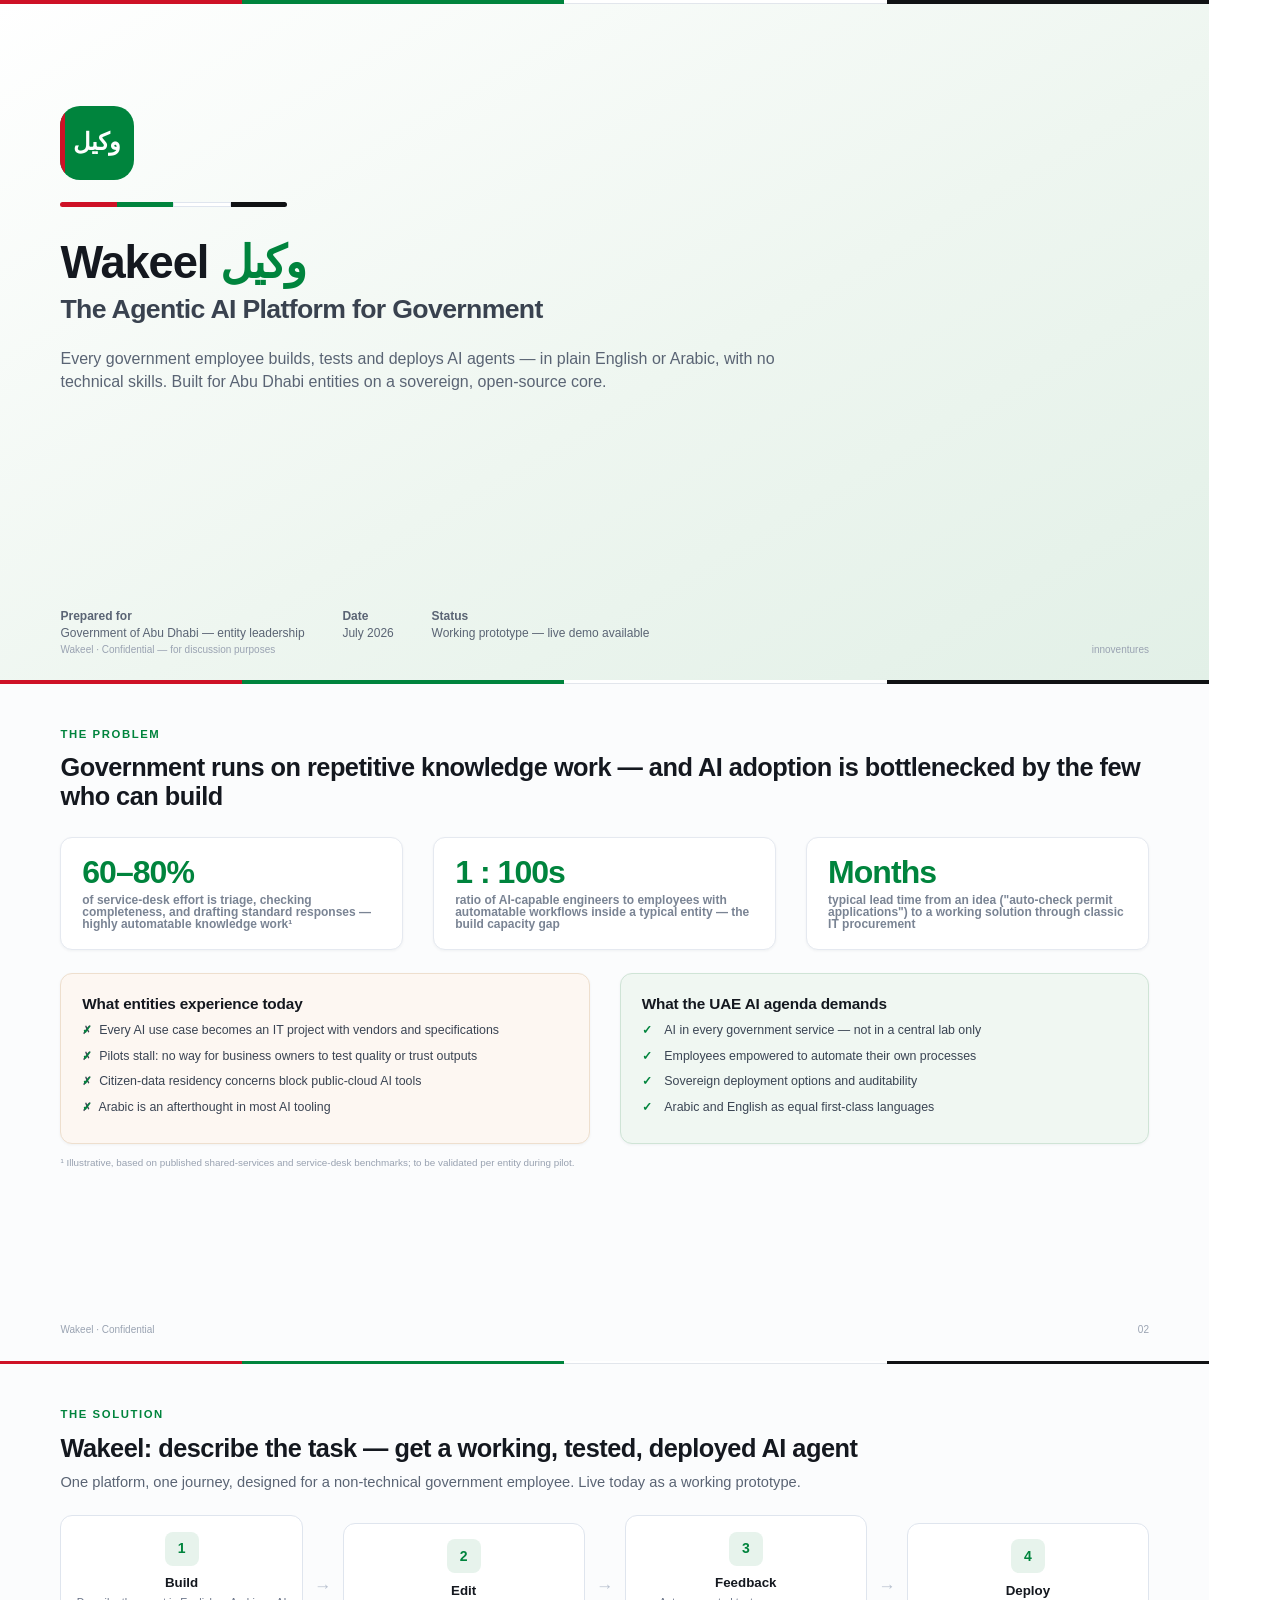
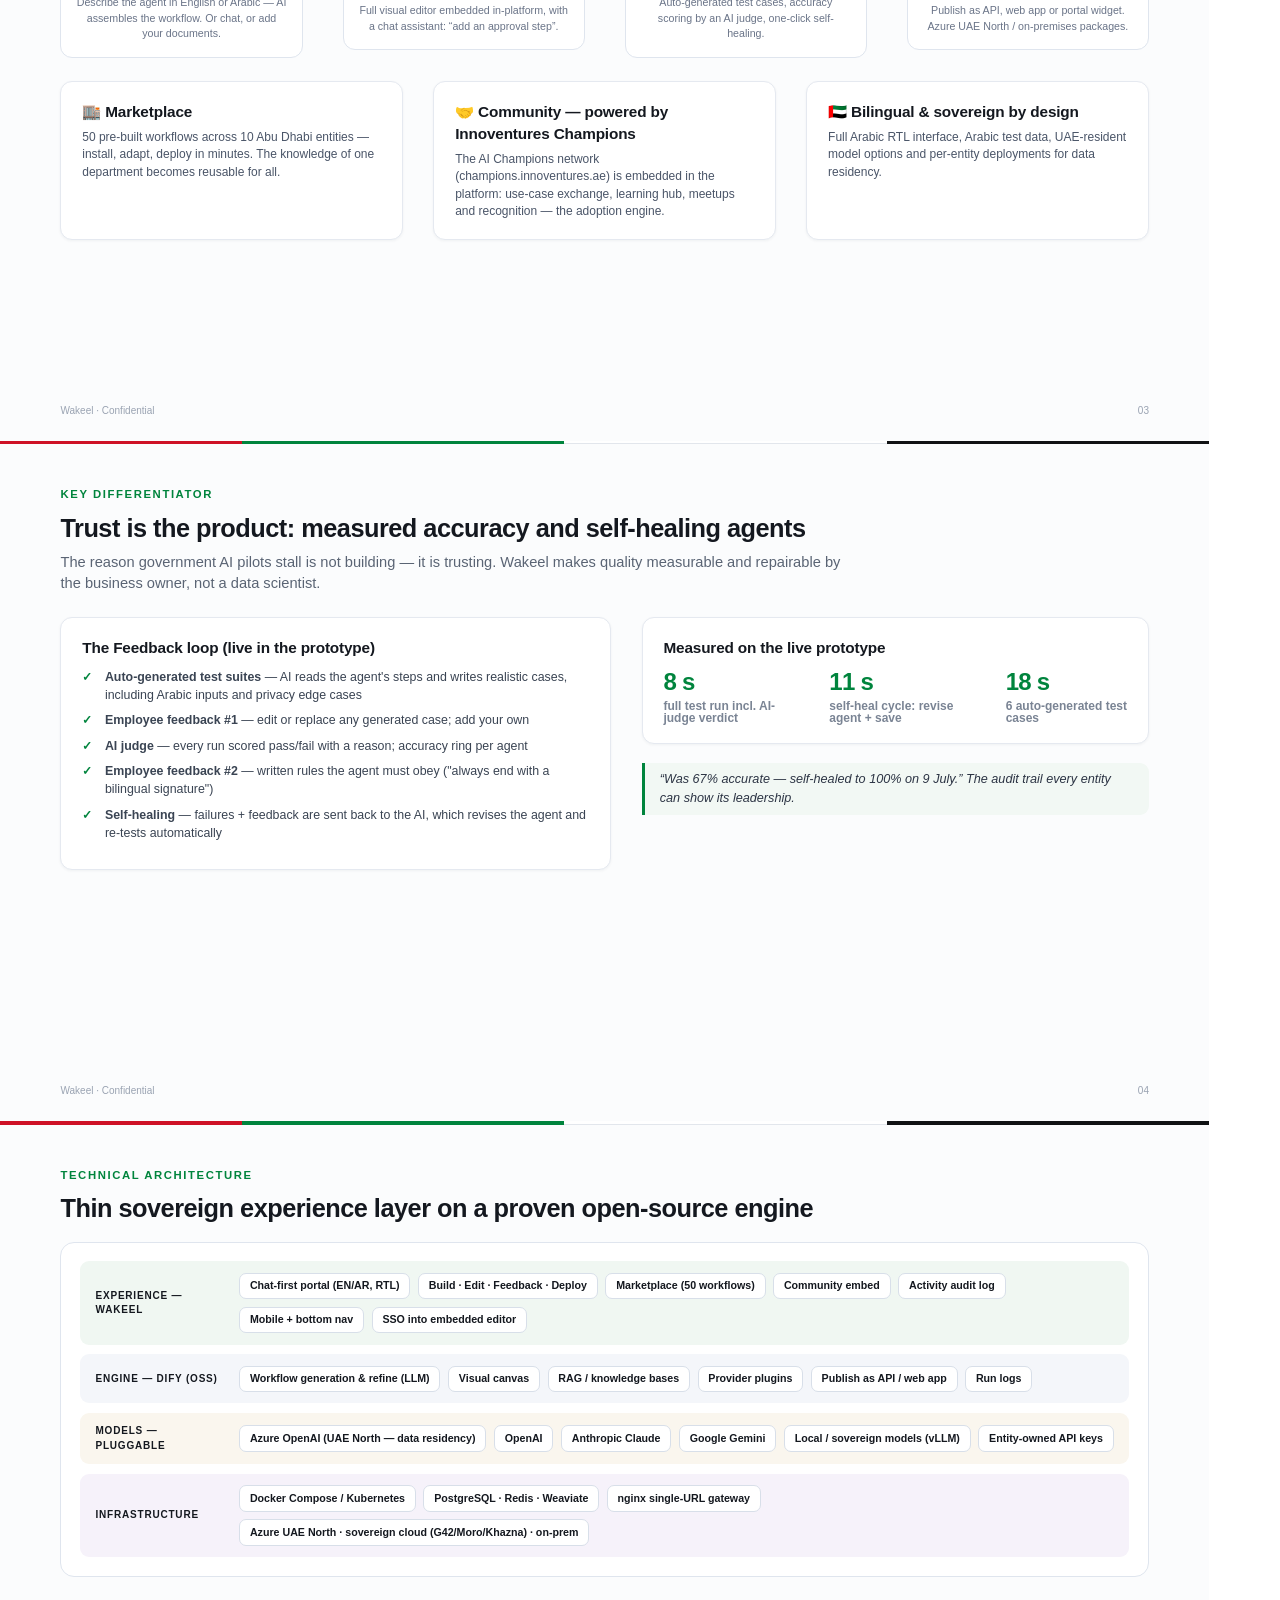
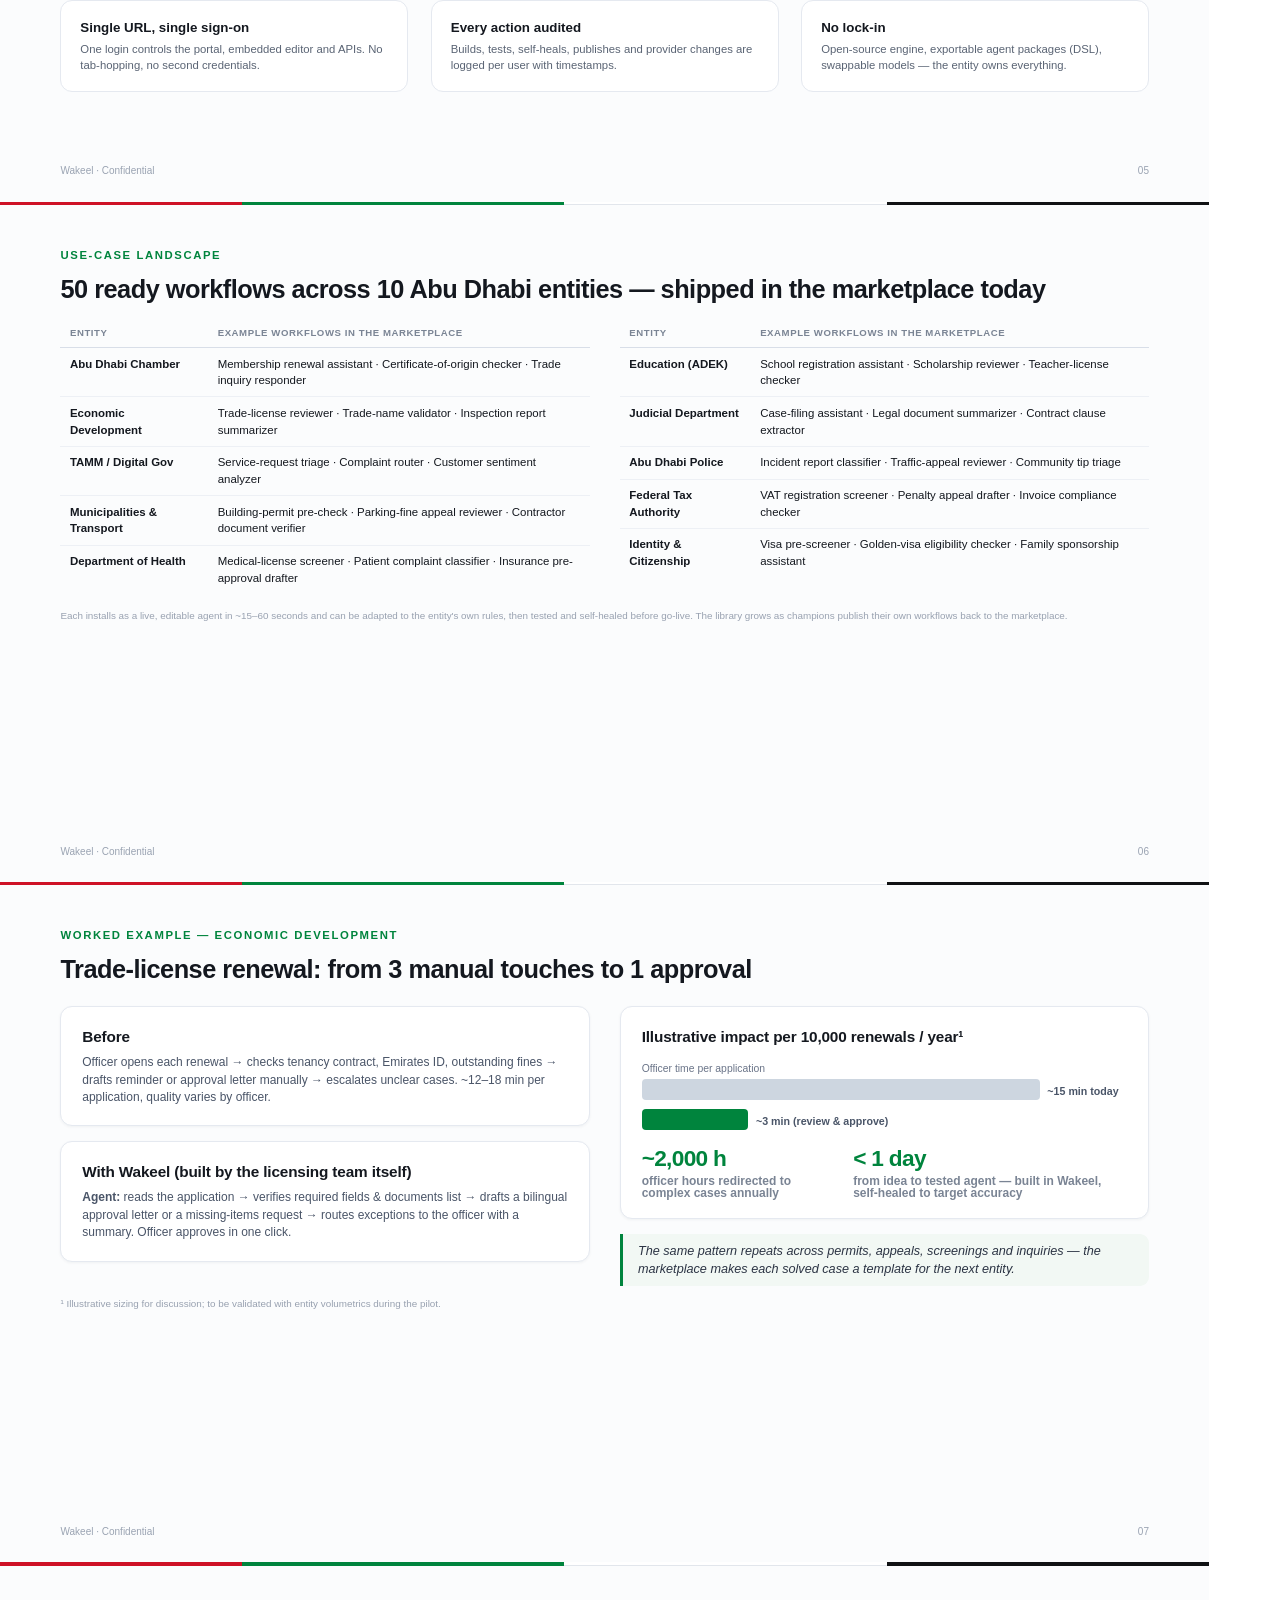
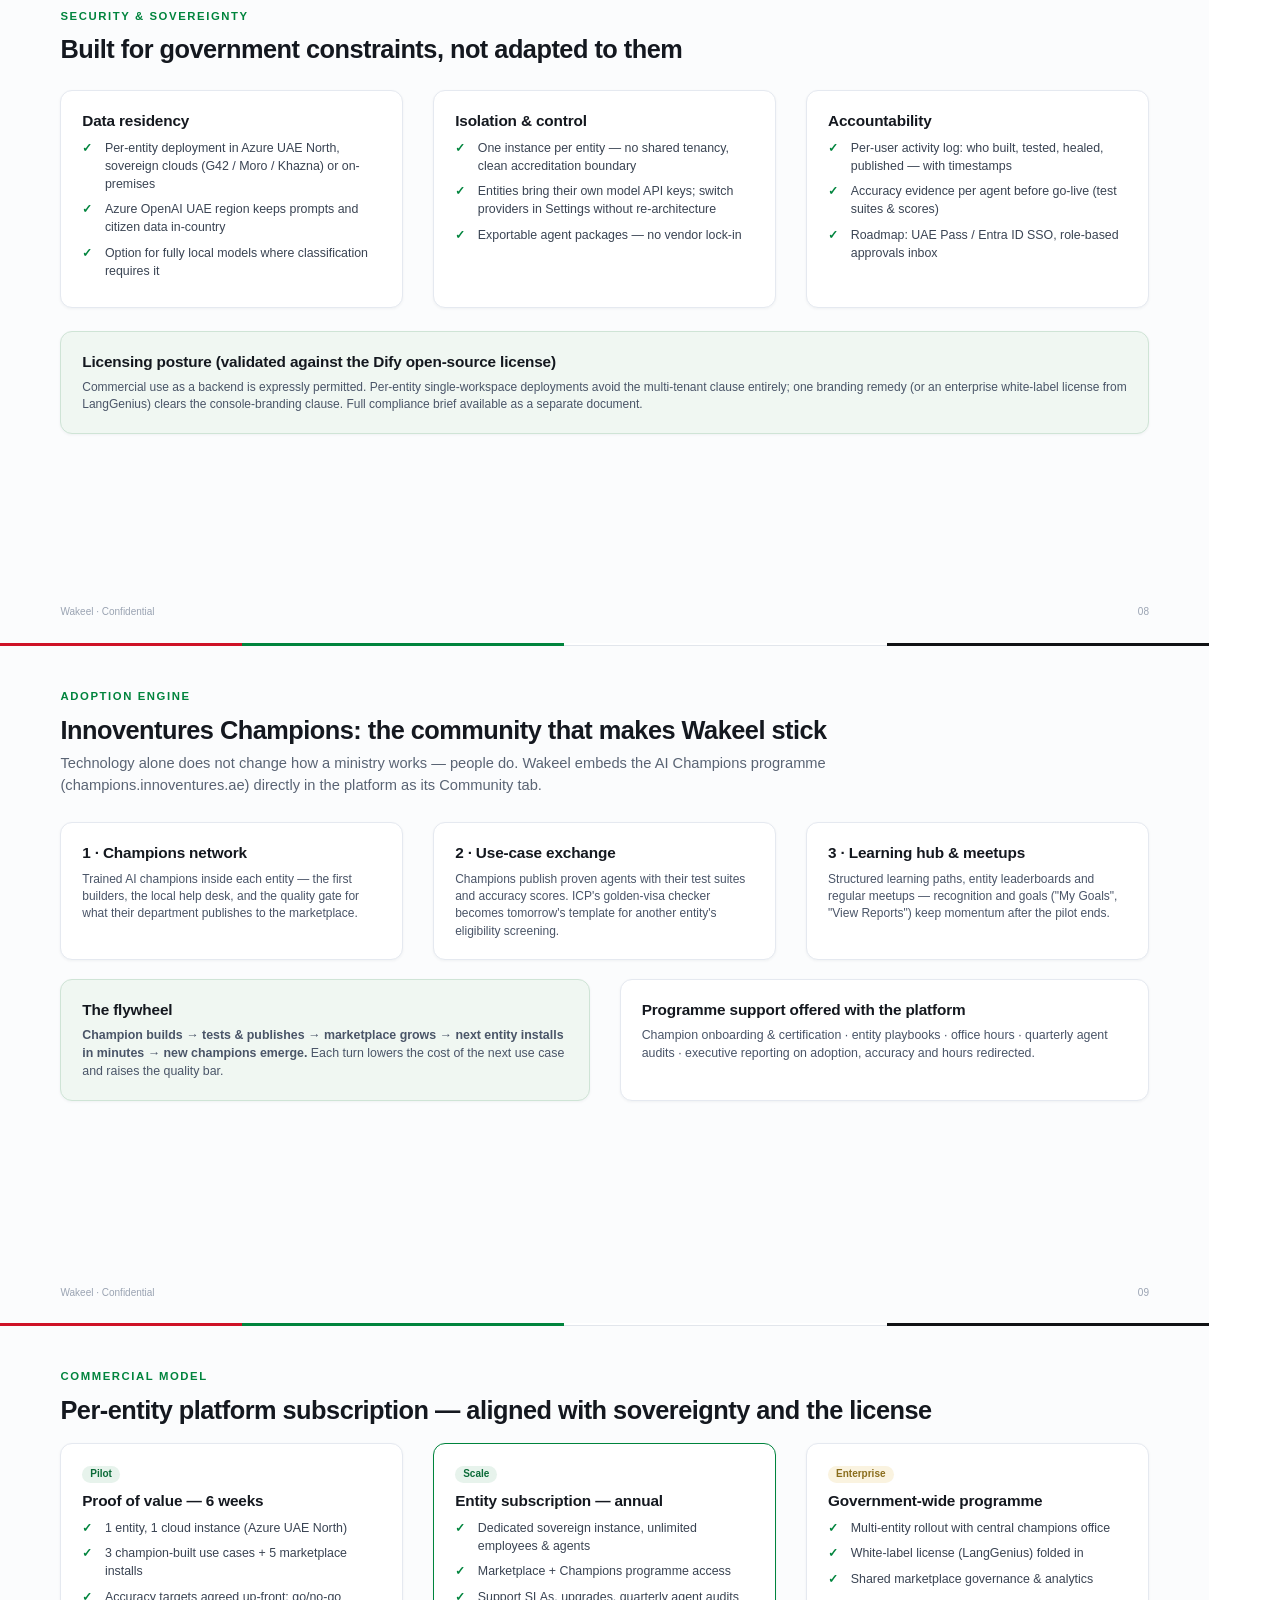
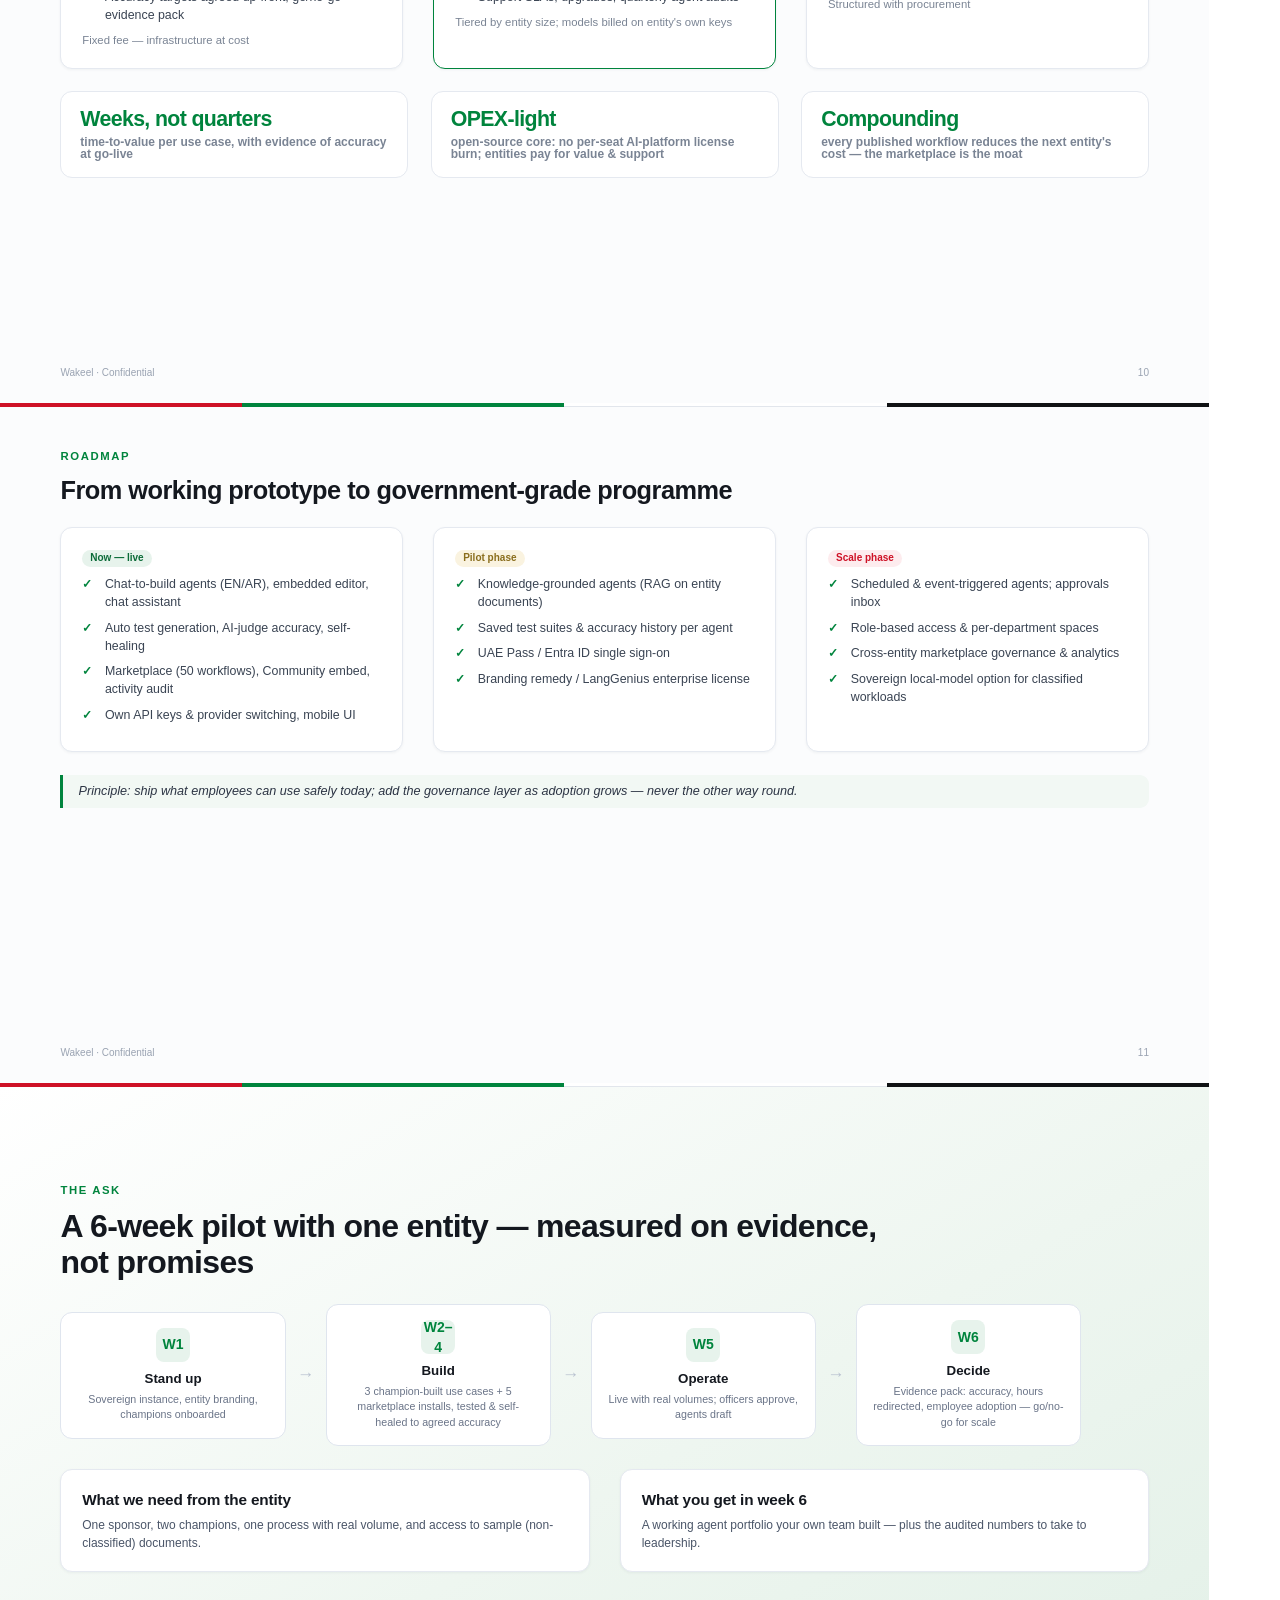
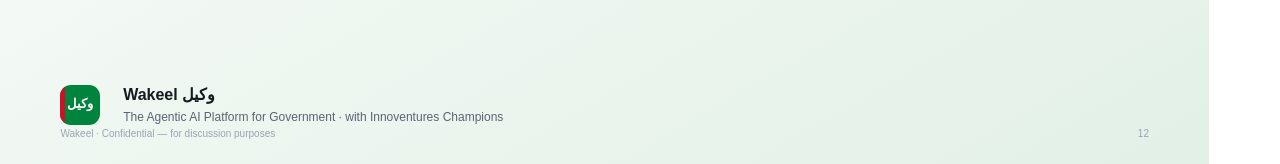
<file: wakeel/docs/wakeel-deck.html>
<!doctype html>
<html lang="en">
<head>
<meta charset="utf-8" />
<title>Wakeel — Pitch Deck</title>
<style>
  @page { size: 320mm 180mm; margin: 0; }
  * { box-sizing: border-box; margin: 0; }
  html, body { font-family: -apple-system, BlinkMacSystemFont, "SF Pro Text", "Segoe UI", Roboto, sans-serif;
    color: #14181f; font-size: 10pt; line-height: 1.45; -webkit-print-color-adjust: exact; }
  .slide { width: 320mm; height: 180mm; padding: 12mm 16mm 10mm; position: relative; overflow: hidden;
    page-break-after: always; background: #fbfcfd; }
  .slide:last-child { page-break-after: auto; }
  .flag { position: absolute; top: 0; left: 0; right: 0; height: 3.5px; display: flex; }
  .flag .r { width: 20%; background: #CE1126; } .flag .g { flex: 1; background: #00843D; }
  .flag .w { flex: 1; background: #fff; border-bottom: .4pt solid #e2e6ec; } .flag .b { flex: 1; background: #101214; }

  .kicker { font-size: 8.5pt; font-weight: 800; letter-spacing: .14em; text-transform: uppercase; color: #00843D; margin-bottom: 3mm; }
  h1 { font-size: 26pt; font-weight: 850; letter-spacing: -.025em; line-height: 1.1; }
  h2 { font-size: 19pt; font-weight: 830; letter-spacing: -.02em; line-height: 1.12; margin-bottom: 2.5mm; }
  .sub { color: #5a6474; font-size: 11pt; max-width: 210mm; }
  .foot { position: absolute; bottom: 6mm; left: 16mm; right: 16mm; display: flex; justify-content: space-between;
    font-size: 7.5pt; color: #9aa3b2; }
  .pgnum::after { counter-increment: page; }

  .mark { width: 40px; height: 40px; border-radius: 11px; background: #00843D; position: relative; overflow: hidden;
    display: inline-flex; align-items: center; justify-content: center; vertical-align: middle; }
  .mark::before { content: ""; position: absolute; left: 0; top: 0; bottom: 0; width: 5px; background: #CE1126; }
  .mark span { color: #fff; font-weight: 800; font-size: 13px; }

  .cols { display: flex; gap: 8mm; margin-top: 7mm; }
  .col { flex: 1; min-width: 0; }
  .card { background: #fff; border: .7pt solid #e5e9f0; border-radius: 12px; padding: 5mm 5.5mm;
    box-shadow: 0 1px 3px rgba(20,30,50,.05); }
  .card h3 { font-size: 11.5pt; font-weight: 780; margin-bottom: 1.6mm; letter-spacing: -.01em; }
  .card p { font-size: 9pt; color: #4a5568; }
  .num { font-size: 24pt; font-weight: 850; letter-spacing: -.03em; color: #00843D; line-height: 1; }
  .num small { font-size: 9pt; color: #7a8494; font-weight: 600; display: block; margin-top: 1.5mm; letter-spacing: 0; }
  .tag { display: inline-block; font-size: 7.5pt; font-weight: 750; border-radius: 20px; padding: 1px 8px; background: #e7f3ec; color: #0b6b38; }
  .tag.gold { background: #faf3e0; color: #8a6d1c; }
  .tag.red { background: #fdecee; color: #CE1126; }

  table { border-collapse: collapse; width: 100%; font-size: 8.6pt; }
  th { text-align: left; font-size: 7.2pt; letter-spacing: .06em; text-transform: uppercase; color: #7a8494;
    padding: 2mm 2.5mm; border-bottom: 1.1pt solid #d8dee8; }
  td { padding: 2mm 2.5mm; border-bottom: .5pt solid #edf0f5; vertical-align: top; }
  tr:last-child td { border-bottom: 0; }

  ul.tick { list-style: none; padding: 0; }
  ul.tick li { padding-left: 6mm; position: relative; margin-bottom: 2mm; font-size: 9.3pt; color: #3a4453; }
  ul.tick li::before { content: "✓"; position: absolute; left: 0; color: #00843D; font-weight: 800; }

  .pipeline { display: flex; align-items: center; gap: 3mm; margin: 6mm 0; }
  .pstep { flex: 1; background: #fff; border: .8pt solid #dfe5ee; border-radius: 12px; padding: 4mm; text-align: center; }
  .pstep .pi { width: 9mm; height: 9mm; margin: 0 auto 2mm; border-radius: 8px; background: #e7f3ec; color: #00843D;
    display: flex; align-items: center; justify-content: center; font-weight: 800; font-size: 10.5pt; }
  .pstep h4 { font-size: 10pt; font-weight: 780; }
  .pstep p { font-size: 8pt; color: #6a7488; margin-top: .8mm; }
  .arrow { color: #b9c2d0; font-size: 13pt; font-weight: 700; flex: none; }

  .arch { background: #fff; border: .8pt solid #dfe5ee; border-radius: 14px; padding: 5mm; margin-top: 5mm; }
  .layer { display: flex; align-items: center; gap: 4mm; padding: 3mm 4mm; border-radius: 9px; margin-bottom: 2.5mm; }
  .layer:last-child { margin-bottom: 0; }
  .layer .lt { font-size: 7.5pt; font-weight: 800; letter-spacing: .08em; text-transform: uppercase; width: 34mm; flex: none; }
  .chipset { display: flex; flex-wrap: wrap; gap: 2mm; }
  .chipx { font-size: 8pt; font-weight: 650; background: #fff; border: .6pt solid #d8dfe9; border-radius: 7px; padding: 1.2mm 2.6mm; }
  .l1 { background: #f0f7f2; } .l2 { background: #f4f6fa; } .l3 { background: #faf6ee; } .l4 { background: #f6f2fa; }

  .quotebar { border-left: 3px solid #00843D; padding: 2mm 4mm; background: #f2f8f4; border-radius: 0 9px 9px 0;
    font-size: 9.5pt; color: #2c3444; font-style: italic; }
  .footnote { font-size: 7.4pt; color: #98a1b0; margin-top: 3mm; }
  .split { display: flex; gap: 8mm; align-items: stretch; margin-top: 6mm; }
  .half { flex: 1; }
  .bignum-row { display: flex; gap: 6mm; margin-top: 6mm; }
  .bn { flex: 1; background: #fff; border: .7pt solid #e5e9f0; border-radius: 12px; padding: 4.5mm 5mm; }

  .title-slide { background: linear-gradient(150deg, #ffffff 0%, #eef6f0 55%, #e2f0e7 100%); display: flex; flex-direction: column; }
  .title-mark { width: 74px; height: 74px; border-radius: 20px; font-size: 24px; }
  .title-mark span { font-size: 24px; }
  .ministripe { display: flex; height: 5px; width: 60mm; border-radius: 3px; overflow: hidden; margin: 6mm 0 8mm; }
  .ministripe i { flex: 1; } .ministripe .r { background: #CE1126; } .ministripe .g { background: #00843D; }
  .ministripe .w { background: #fff; border: .4pt solid #dfe5ee; } .ministripe .b { background: #101214; }

  .bar { height: 5.5mm; border-radius: 4px; background: #00843D; margin-bottom: 1.4mm; position: relative; }
  .bar.gray { background: #cdd6e0; }
  .bar span { position: absolute; right: -2mm; transform: translateX(100%); top: 50%; margin-top: -6px; font-size: 8pt; font-weight: 700; color: #4a5568; white-space: nowrap; }
  .barlabel { font-size: 7.8pt; color: #6a7488; margin-bottom: .8mm; }
</style>
</head>
<body>

<!-- 1 · TITLE -->
<div class="slide title-slide">
  <div class="flag"><i class="r"></i><i class="g"></i><i class="w"></i><i class="b"></i></div>
  <div style="margin-top:16mm">
    <div class="mark title-mark"><span>وكيل</span></div>
    <div class="ministripe"><i class="r"></i><i class="g"></i><i class="w"></i><i class="b"></i></div>
    <h1 style="font-size:34pt">Wakeel <span style="color:#00843D">وكيل</span></h1>
    <h1 style="font-size:20pt;color:#39424f;font-weight:700;margin-top:2mm">The Agentic AI Platform for Government</h1>
    <p class="sub" style="margin-top:6mm;font-size:12pt;max-width:190mm">Every government employee builds, tests and deploys AI agents — in plain English or Arabic, with no technical skills. Built for Abu Dhabi entities on a sovereign, open-source core.</p>
  </div>
  <div style="margin-top:auto;display:flex;gap:10mm;font-size:9pt;color:#5a6474">
    <div><b>Prepared for</b><br/>Government of Abu Dhabi — entity leadership</div>
    <div><b>Date</b><br/>July 2026</div>
    <div><b>Status</b><br/>Working prototype — live demo available</div>
  </div>
  <div class="foot"><span>Wakeel · Confidential — for discussion purposes</span><span>innoventures</span></div>
</div>

<!-- 2 · PROBLEM -->
<div class="slide">
  <div class="flag"><i class="r"></i><i class="g"></i><i class="w"></i><i class="b"></i></div>
  <div class="kicker">The problem</div>
  <h2>Government runs on repetitive knowledge work — and AI adoption is bottlenecked by the few who can build</h2>
  <div class="cols">
    <div class="col card">
      <div class="num">60–80%<small>of service-desk effort is triage, checking completeness, and drafting standard responses — highly automatable knowledge work¹</small></div>
    </div>
    <div class="col card">
      <div class="num">1 : 100s<small>ratio of AI-capable engineers to employees with automatable workflows inside a typical entity — the build capacity gap</small></div>
    </div>
    <div class="col card">
      <div class="num">Months<small>typical lead time from an idea ("auto-check permit applications") to a working solution through classic IT procurement</small></div>
    </div>
  </div>
  <div class="split">
    <div class="half card" style="background:#fdf7f2;border-color:#eedfce">
      <h3>What entities experience today</h3>
      <ul class="tick" style="margin-top:2mm">
        <li style="padding-left:0">✗&nbsp; Every AI use case becomes an IT project with vendors and specifications</li>
        <li style="padding-left:0">✗&nbsp; Pilots stall: no way for business owners to test quality or trust outputs</li>
        <li style="padding-left:0">✗&nbsp; Citizen-data residency concerns block public-cloud AI tools</li>
        <li style="padding-left:0">✗&nbsp; Arabic is an afterthought in most AI tooling</li>
      </ul>
    </div>
    <div class="half card" style="background:#f0f7f2;border-color:#cfe4d6">
      <h3>What the UAE AI agenda demands</h3>
      <ul class="tick" style="margin-top:2mm">
        <li>AI in every government service — not in a central lab only</li>
        <li>Employees empowered to automate their own processes</li>
        <li>Sovereign deployment options and auditability</li>
        <li>Arabic and English as equal first-class languages</li>
      </ul>
    </div>
  </div>
  <div class="footnote">¹ Illustrative, based on published shared-services and service-desk benchmarks; to be validated per entity during pilot.</div>
  <div class="foot"><span>Wakeel · Confidential</span><span>02</span></div>
</div>

<!-- 3 · SOLUTION -->
<div class="slide">
  <div class="flag"><i class="r"></i><i class="g"></i><i class="w"></i><i class="b"></i></div>
  <div class="kicker">The solution</div>
  <h2>Wakeel: describe the task — get a working, tested, deployed AI agent</h2>
  <p class="sub">One platform, one journey, designed for a non-technical government employee. Live today as a working prototype.</p>
  <div class="pipeline">
    <div class="pstep"><div class="pi">1</div><h4>Build</h4><p>Describe the agent in English or Arabic — AI assembles the workflow. Or chat, or add your documents.</p></div>
    <div class="arrow">→</div>
    <div class="pstep"><div class="pi">2</div><h4>Edit</h4><p>Full visual editor embedded in-platform, with a chat assistant: “add an approval step”.</p></div>
    <div class="arrow">→</div>
    <div class="pstep"><div class="pi">3</div><h4>Feedback</h4><p>Auto-generated test cases, accuracy scoring by an AI judge, one-click self-healing.</p></div>
    <div class="arrow">→</div>
    <div class="pstep"><div class="pi">4</div><h4>Deploy</h4><p>Publish as API, web app or portal widget. Azure UAE North / on-premises packages.</p></div>
  </div>
  <div class="cols" style="margin-top:4mm">
    <div class="col card">
      <h3>🏬 Marketplace</h3>
      <p>50 pre-built workflows across 10 Abu Dhabi entities — install, adapt, deploy in minutes. The knowledge of one department becomes reusable for all.</p>
    </div>
    <div class="col card">
      <h3>🤝 Community — powered by Innoventures Champions</h3>
      <p>The AI Champions network (champions.innoventures.ae) is embedded in the platform: use-case exchange, learning hub, meetups and recognition — the adoption engine.</p>
    </div>
    <div class="col card">
      <h3>🇦🇪 Bilingual & sovereign by design</h3>
      <p>Full Arabic RTL interface, Arabic test data, UAE-resident model options and per-entity deployments for data residency.</p>
    </div>
  </div>
  <div class="foot"><span>Wakeel · Confidential</span><span>03</span></div>
</div>

<!-- 4 · DIFFERENTIATOR -->
<div class="slide">
  <div class="flag"><i class="r"></i><i class="g"></i><i class="w"></i><i class="b"></i></div>
  <div class="kicker">Key differentiator</div>
  <h2>Trust is the product: measured accuracy and self-healing agents</h2>
  <p class="sub">The reason government AI pilots stall is not building — it is trusting. Wakeel makes quality measurable and repairable by the business owner, not a data scientist.</p>
  <div class="split">
    <div class="half card">
      <h3>The Feedback loop (live in the prototype)</h3>
      <ul class="tick" style="margin-top:2.5mm">
        <li><b>Auto-generated test suites</b> — AI reads the agent's steps and writes realistic cases, including Arabic inputs and privacy edge cases</li>
        <li><b>Employee feedback #1</b> — edit or replace any generated case; add your own</li>
        <li><b>AI judge</b> — every run scored pass/fail with a reason; accuracy ring per agent</li>
        <li><b>Employee feedback #2</b> — written rules the agent must obey ("always end with a bilingual signature")</li>
        <li><b>Self-healing</b> — failures + feedback are sent back to the AI, which revises the agent and re-tests automatically</li>
      </ul>
    </div>
    <div class="half">
      <div class="card" style="margin-bottom:5mm">
        <h3>Measured on the live prototype</h3>
        <div style="display:flex;gap:6mm;margin-top:3mm">
          <div><div class="num" style="font-size:18pt">8 s<small>full test run incl. AI-judge verdict</small></div></div>
          <div><div class="num" style="font-size:18pt">11 s<small>self-heal cycle: revise agent + save</small></div></div>
          <div><div class="num" style="font-size:18pt">18 s<small>6 auto-generated test cases</small></div></div>
        </div>
      </div>
      <div class="quotebar">“Was 67% accurate — self-healed to 100% on 9 July.” The audit trail every entity can show its leadership.</div>
    </div>
  </div>
  <div class="foot"><span>Wakeel · Confidential</span><span>04</span></div>
</div>

<!-- 5 · ARCHITECTURE -->
<div class="slide">
  <div class="flag"><i class="r"></i><i class="g"></i><i class="w"></i><i class="b"></i></div>
  <div class="kicker">Technical architecture</div>
  <h2>Thin sovereign experience layer on a proven open-source engine</h2>
  <div class="arch">
    <div class="layer l1"><div class="lt">Experience — Wakeel</div>
      <div class="chipset"><span class="chipx">Chat-first portal (EN/AR, RTL)</span><span class="chipx">Build · Edit · Feedback · Deploy</span><span class="chipx">Marketplace (50 workflows)</span><span class="chipx">Community embed</span><span class="chipx">Activity audit log</span><span class="chipx">Mobile + bottom nav</span><span class="chipx">SSO into embedded editor</span></div></div>
    <div class="layer l2"><div class="lt">Engine — Dify (OSS)</div>
      <div class="chipset"><span class="chipx">Workflow generation & refine (LLM)</span><span class="chipx">Visual canvas</span><span class="chipx">RAG / knowledge bases</span><span class="chipx">Provider plugins</span><span class="chipx">Publish as API / web app</span><span class="chipx">Run logs</span></div></div>
    <div class="layer l3"><div class="lt">Models — pluggable</div>
      <div class="chipset"><span class="chipx">Azure OpenAI (UAE North — data residency)</span><span class="chipx">OpenAI</span><span class="chipx">Anthropic Claude</span><span class="chipx">Google Gemini</span><span class="chipx">Local / sovereign models (vLLM)</span><span class="chipx">Entity-owned API keys</span></div></div>
    <div class="layer l4"><div class="lt">Infrastructure</div>
      <div class="chipset"><span class="chipx">Docker Compose / Kubernetes</span><span class="chipx">PostgreSQL · Redis · Weaviate</span><span class="chipx">nginx single-URL gateway</span><span class="chipx">Azure UAE North · sovereign cloud (G42/Moro/Khazna) · on-prem</span></div></div>
  </div>
  <div class="bignum-row">
    <div class="bn"><b style="font-size:10pt">Single URL, single sign-on</b><p style="font-size:8.5pt;color:#5a6474;margin-top:1mm">One login controls the portal, embedded editor and APIs. No tab-hopping, no second credentials.</p></div>
    <div class="bn"><b style="font-size:10pt">Every action audited</b><p style="font-size:8.5pt;color:#5a6474;margin-top:1mm">Builds, tests, self-heals, publishes and provider changes are logged per user with timestamps.</p></div>
    <div class="bn"><b style="font-size:10pt">No lock-in</b><p style="font-size:8.5pt;color:#5a6474;margin-top:1mm">Open-source engine, exportable agent packages (DSL), swappable models — the entity owns everything.</p></div>
  </div>
  <div class="foot"><span>Wakeel · Confidential</span><span>05</span></div>
</div>

<!-- 6 · USE CASE LANDSCAPE -->
<div class="slide">
  <div class="flag"><i class="r"></i><i class="g"></i><i class="w"></i><i class="b"></i></div>
  <div class="kicker">Use-case landscape</div>
  <h2>50 ready workflows across 10 Abu Dhabi entities — shipped in the marketplace today</h2>
  <div class="split" style="margin-top:4mm">
    <div class="half">
      <table>
        <tr><th>Entity</th><th>Example workflows in the marketplace</th></tr>
        <tr><td><b>Abu Dhabi Chamber</b></td><td>Membership renewal assistant · Certificate-of-origin checker · Trade inquiry responder</td></tr>
        <tr><td><b>Economic Development</b></td><td>Trade-license reviewer · Trade-name validator · Inspection report summarizer</td></tr>
        <tr><td><b>TAMM / Digital Gov</b></td><td>Service-request triage · Complaint router · Customer sentiment analyzer</td></tr>
        <tr><td><b>Municipalities & Transport</b></td><td>Building-permit pre-check · Parking-fine appeal reviewer · Contractor document verifier</td></tr>
        <tr><td><b>Department of Health</b></td><td>Medical-license screener · Patient complaint classifier · Insurance pre-approval drafter</td></tr>
      </table>
    </div>
    <div class="half">
      <table>
        <tr><th>Entity</th><th>Example workflows in the marketplace</th></tr>
        <tr><td><b>Education (ADEK)</b></td><td>School registration assistant · Scholarship reviewer · Teacher-license checker</td></tr>
        <tr><td><b>Judicial Department</b></td><td>Case-filing assistant · Legal document summarizer · Contract clause extractor</td></tr>
        <tr><td><b>Abu Dhabi Police</b></td><td>Incident report classifier · Traffic-appeal reviewer · Community tip triage</td></tr>
        <tr><td><b>Federal Tax Authority</b></td><td>VAT registration screener · Penalty appeal drafter · Invoice compliance checker</td></tr>
        <tr><td><b>Identity & Citizenship</b></td><td>Visa pre-screener · Golden-visa eligibility checker · Family sponsorship assistant</td></tr>
      </table>
    </div>
  </div>
  <p class="footnote" style="margin-top:4mm">Each installs as a live, editable agent in ~15–60 seconds and can be adapted to the entity's own rules, then tested and self-healed before go-live. The library grows as champions publish their own workflows back to the marketplace.</p>
  <div class="foot"><span>Wakeel · Confidential</span><span>06</span></div>
</div>

<!-- 7 · DEEP DIVE -->
<div class="slide">
  <div class="flag"><i class="r"></i><i class="g"></i><i class="w"></i><i class="b"></i></div>
  <div class="kicker">Worked example — Economic Development</div>
  <h2>Trade-license renewal: from 3 manual touches to 1 approval</h2>
  <div class="split">
    <div class="half">
      <div class="card" style="margin-bottom:4mm">
        <h3>Before</h3>
        <p>Officer opens each renewal → checks tenancy contract, Emirates ID, outstanding fines → drafts reminder or approval letter manually → escalates unclear cases. ~12–18 min per application, quality varies by officer.</p>
      </div>
      <div class="card">
        <h3>With Wakeel (built by the licensing team itself)</h3>
        <p><b>Agent:</b> reads the application → verifies required fields & documents list → drafts a bilingual approval letter or a missing-items request → routes exceptions to the officer with a summary. Officer approves in one click.</p>
      </div>
    </div>
    <div class="half">
      <div class="card">
        <h3>Illustrative impact per 10,000 renewals / year¹</h3>
        <div style="margin-top:3.5mm">
          <div class="barlabel">Officer time per application</div>
          <div style="display:flex;flex-direction:column;gap:1mm;margin-bottom:3mm">
            <div style="width:82%"><div class="bar gray"><span>~15 min today</span></div></div>
            <div style="width:22%"><div class="bar"><span>~3 min (review & approve)</span></div></div>
          </div>
          <div style="display:flex;gap:6mm">
            <div class="num" style="font-size:17pt">~2,000 h<small>officer hours redirected to complex cases annually</small></div>
            <div class="num" style="font-size:17pt">&lt; 1 day<small>from idea to tested agent — built in Wakeel, self-healed to target accuracy</small></div>
          </div>
        </div>
      </div>
      <div class="quotebar" style="margin-top:4mm">The same pattern repeats across permits, appeals, screenings and inquiries — the marketplace makes each solved case a template for the next entity.</div>
    </div>
  </div>
  <div class="footnote">¹ Illustrative sizing for discussion; to be validated with entity volumetrics during the pilot.</div>
  <div class="foot"><span>Wakeel · Confidential</span><span>07</span></div>
</div>

<!-- 8 · SOVEREIGNTY -->
<div class="slide">
  <div class="flag"><i class="r"></i><i class="g"></i><i class="w"></i><i class="b"></i></div>
  <div class="kicker">Security & sovereignty</div>
  <h2>Built for government constraints, not adapted to them</h2>
  <div class="cols">
    <div class="col card">
      <h3>Data residency</h3>
      <ul class="tick" style="margin-top:2mm">
        <li>Per-entity deployment in Azure UAE North, sovereign clouds (G42 / Moro / Khazna) or on-premises</li>
        <li>Azure OpenAI UAE region keeps prompts and citizen data in-country</li>
        <li>Option for fully local models where classification requires it</li>
      </ul>
    </div>
    <div class="col card">
      <h3>Isolation & control</h3>
      <ul class="tick" style="margin-top:2mm">
        <li>One instance per entity — no shared tenancy, clean accreditation boundary</li>
        <li>Entities bring their own model API keys; switch providers in Settings without re-architecture</li>
        <li>Exportable agent packages — no vendor lock-in</li>
      </ul>
    </div>
    <div class="col card">
      <h3>Accountability</h3>
      <ul class="tick" style="margin-top:2mm">
        <li>Per-user activity log: who built, tested, healed, published — with timestamps</li>
        <li>Accuracy evidence per agent before go-live (test suites & scores)</li>
        <li>Roadmap: UAE Pass / Entra ID SSO, role-based approvals inbox</li>
      </ul>
    </div>
  </div>
  <div class="card" style="margin-top:6mm;background:#f0f7f2;border-color:#cfe4d6">
    <h3>Licensing posture (validated against the Dify open-source license)</h3>
    <p style="font-size:9pt">Commercial use as a backend is expressly permitted. Per-entity single-workspace deployments avoid the multi-tenant clause entirely; one branding remedy (or an enterprise white-label license from LangGenius) clears the console-branding clause. Full compliance brief available as a separate document.</p>
  </div>
  <div class="foot"><span>Wakeel · Confidential</span><span>08</span></div>
</div>

<!-- 9 · CHAMPIONS -->
<div class="slide">
  <div class="flag"><i class="r"></i><i class="g"></i><i class="w"></i><i class="b"></i></div>
  <div class="kicker">Adoption engine</div>
  <h2>Innoventures Champions: the community that makes Wakeel stick</h2>
  <p class="sub">Technology alone does not change how a ministry works — people do. Wakeel embeds the AI Champions programme (champions.innoventures.ae) directly in the platform as its Community tab.</p>
  <div class="cols">
    <div class="col card">
      <h3>1 · Champions network</h3>
      <p>Trained AI champions inside each entity — the first builders, the local help desk, and the quality gate for what their department publishes to the marketplace.</p>
    </div>
    <div class="col card">
      <h3>2 · Use-case exchange</h3>
      <p>Champions publish proven agents with their test suites and accuracy scores. ICP's golden-visa checker becomes tomorrow's template for another entity's eligibility screening.</p>
    </div>
    <div class="col card">
      <h3>3 · Learning hub & meetups</h3>
      <p>Structured learning paths, entity leaderboards and regular meetups — recognition and goals ("My Goals", "View Reports") keep momentum after the pilot ends.</p>
    </div>
  </div>
  <div class="split" style="margin-top:5mm">
    <div class="half card" style="background:#f0f7f2;border-color:#cfe4d6">
      <h3>The flywheel</h3>
      <p style="font-size:9.3pt;margin-top:1.5mm"><b>Champion builds → tests & publishes → marketplace grows → next entity installs in minutes → new champions emerge.</b> Each turn lowers the cost of the next use case and raises the quality bar.</p>
    </div>
    <div class="half card">
      <h3>Programme support offered with the platform</h3>
      <p style="font-size:9.3pt;margin-top:1.5mm">Champion onboarding & certification · entity playbooks · office hours · quarterly agent audits · executive reporting on adoption, accuracy and hours redirected.</p>
    </div>
  </div>
  <div class="foot"><span>Wakeel · Confidential</span><span>09</span></div>
</div>

<!-- 10 · COMMERCIAL -->
<div class="slide">
  <div class="flag"><i class="r"></i><i class="g"></i><i class="w"></i><i class="b"></i></div>
  <div class="kicker">Commercial model</div>
  <h2>Per-entity platform subscription — aligned with sovereignty and the license</h2>
  <div class="cols" style="margin-top:5mm">
    <div class="col card">
      <div class="tag">Pilot</div>
      <h3 style="margin-top:2mm">Proof of value — 6 weeks</h3>
      <ul class="tick" style="margin-top:2mm">
        <li>1 entity, 1 cloud instance (Azure UAE North)</li>
        <li>3 champion-built use cases + 5 marketplace installs</li>
        <li>Accuracy targets agreed up-front; go/no-go evidence pack</li>
      </ul>
      <p style="margin-top:2mm;font-size:8.5pt;color:#7a8494">Fixed fee — infrastructure at cost</p>
    </div>
    <div class="col card" style="border-color:#00843D;border-width:1.2pt">
      <div class="tag">Scale</div>
      <h3 style="margin-top:2mm">Entity subscription — annual</h3>
      <ul class="tick" style="margin-top:2mm">
        <li>Dedicated sovereign instance, unlimited employees & agents</li>
        <li>Marketplace + Champions programme access</li>
        <li>Support SLAs, upgrades, quarterly agent audits</li>
      </ul>
      <p style="margin-top:2mm;font-size:8.5pt;color:#7a8494">Tiered by entity size; models billed on entity's own keys</p>
    </div>
    <div class="col card">
      <div class="tag gold">Enterprise</div>
      <h3 style="margin-top:2mm">Government-wide programme</h3>
      <ul class="tick" style="margin-top:2mm">
        <li>Multi-entity rollout with central champions office</li>
        <li>White-label license (LangGenius) folded in</li>
        <li>Shared marketplace governance & analytics</li>
      </ul>
      <p style="margin-top:2mm;font-size:8.5pt;color:#7a8494">Structured with procurement</p>
    </div>
  </div>
  <div class="bignum-row">
    <div class="bn"><div class="num" style="font-size:16pt">Weeks, not quarters<small>time-to-value per use case, with evidence of accuracy at go-live</small></div></div>
    <div class="bn"><div class="num" style="font-size:16pt">OPEX-light<small>open-source core: no per-seat AI-platform license burn; entities pay for value & support</small></div></div>
    <div class="bn"><div class="num" style="font-size:16pt">Compounding<small>every published workflow reduces the next entity's cost — the marketplace is the moat</small></div></div>
  </div>
  <div class="foot"><span>Wakeel · Confidential</span><span>10</span></div>
</div>

<!-- 11 · ROADMAP -->
<div class="slide">
  <div class="flag"><i class="r"></i><i class="g"></i><i class="w"></i><i class="b"></i></div>
  <div class="kicker">Roadmap</div>
  <h2>From working prototype to government-grade programme</h2>
  <div class="cols" style="margin-top:6mm">
    <div class="col card">
      <div class="tag">Now — live</div>
      <ul class="tick" style="margin-top:2.5mm">
        <li>Chat-to-build agents (EN/AR), embedded editor, chat assistant</li>
        <li>Auto test generation, AI-judge accuracy, self-healing</li>
        <li>Marketplace (50 workflows), Community embed, activity audit</li>
        <li>Own API keys & provider switching, mobile UI</li>
      </ul>
    </div>
    <div class="col card">
      <div class="tag gold">Pilot phase</div>
      <ul class="tick" style="margin-top:2.5mm">
        <li>Knowledge-grounded agents (RAG on entity documents)</li>
        <li>Saved test suites & accuracy history per agent</li>
        <li>UAE Pass / Entra ID single sign-on</li>
        <li>Branding remedy / LangGenius enterprise license</li>
      </ul>
    </div>
    <div class="col card">
      <div class="tag red">Scale phase</div>
      <ul class="tick" style="margin-top:2.5mm">
        <li>Scheduled & event-triggered agents; approvals inbox</li>
        <li>Role-based access & per-department spaces</li>
        <li>Cross-entity marketplace governance & analytics</li>
        <li>Sovereign local-model option for classified workloads</li>
      </ul>
    </div>
  </div>
  <div class="quotebar" style="margin-top:6mm">Principle: ship what employees can use safely today; add the governance layer as adoption grows — never the other way round.</div>
  <div class="foot"><span>Wakeel · Confidential</span><span>11</span></div>
</div>

<!-- 12 · ASK -->
<div class="slide title-slide">
  <div class="flag"><i class="r"></i><i class="g"></i><i class="w"></i><i class="b"></i></div>
  <div style="margin-top:14mm">
    <div class="kicker">The ask</div>
    <h2 style="font-size:24pt;max-width:230mm">A 6-week pilot with one entity — measured on evidence, not promises</h2>
    <div class="pipeline" style="max-width:270mm">
      <div class="pstep"><div class="pi">W1</div><h4>Stand up</h4><p>Sovereign instance, entity branding, champions onboarded</p></div>
      <div class="arrow">→</div>
      <div class="pstep"><div class="pi">W2–4</div><h4>Build</h4><p>3 champion-built use cases + 5 marketplace installs, tested & self-healed to agreed accuracy</p></div>
      <div class="arrow">→</div>
      <div class="pstep"><div class="pi">W5</div><h4>Operate</h4><p>Live with real volumes; officers approve, agents draft</p></div>
      <div class="arrow">→</div>
      <div class="pstep"><div class="pi">W6</div><h4>Decide</h4><p>Evidence pack: accuracy, hours redirected, employee adoption — go/no-go for scale</p></div>
    </div>
    <div style="display:flex;gap:8mm;margin-top:4mm">
      <div class="card" style="flex:1"><h3>What we need from the entity</h3><p style="font-size:9pt">One sponsor, two champions, one process with real volume, and access to sample (non-classified) documents.</p></div>
      <div class="card" style="flex:1"><h3>What you get in week 6</h3><p style="font-size:9pt">A working agent portfolio your own team built — plus the audited numbers to take to leadership.</p></div>
    </div>
  </div>
  <div style="margin-top:auto;display:flex;align-items:center;gap:6mm">
    <div class="mark"><span>وكيل</span></div>
    <div><b style="font-size:12pt">Wakeel وكيل</b><br/><span style="font-size:9pt;color:#5a6474">The Agentic AI Platform for Government · with Innoventures Champions</span></div>
  </div>
  <div class="foot"><span>Wakeel · Confidential — for discussion purposes</span><span>12</span></div>
</div>

</body>
</html>
</file>
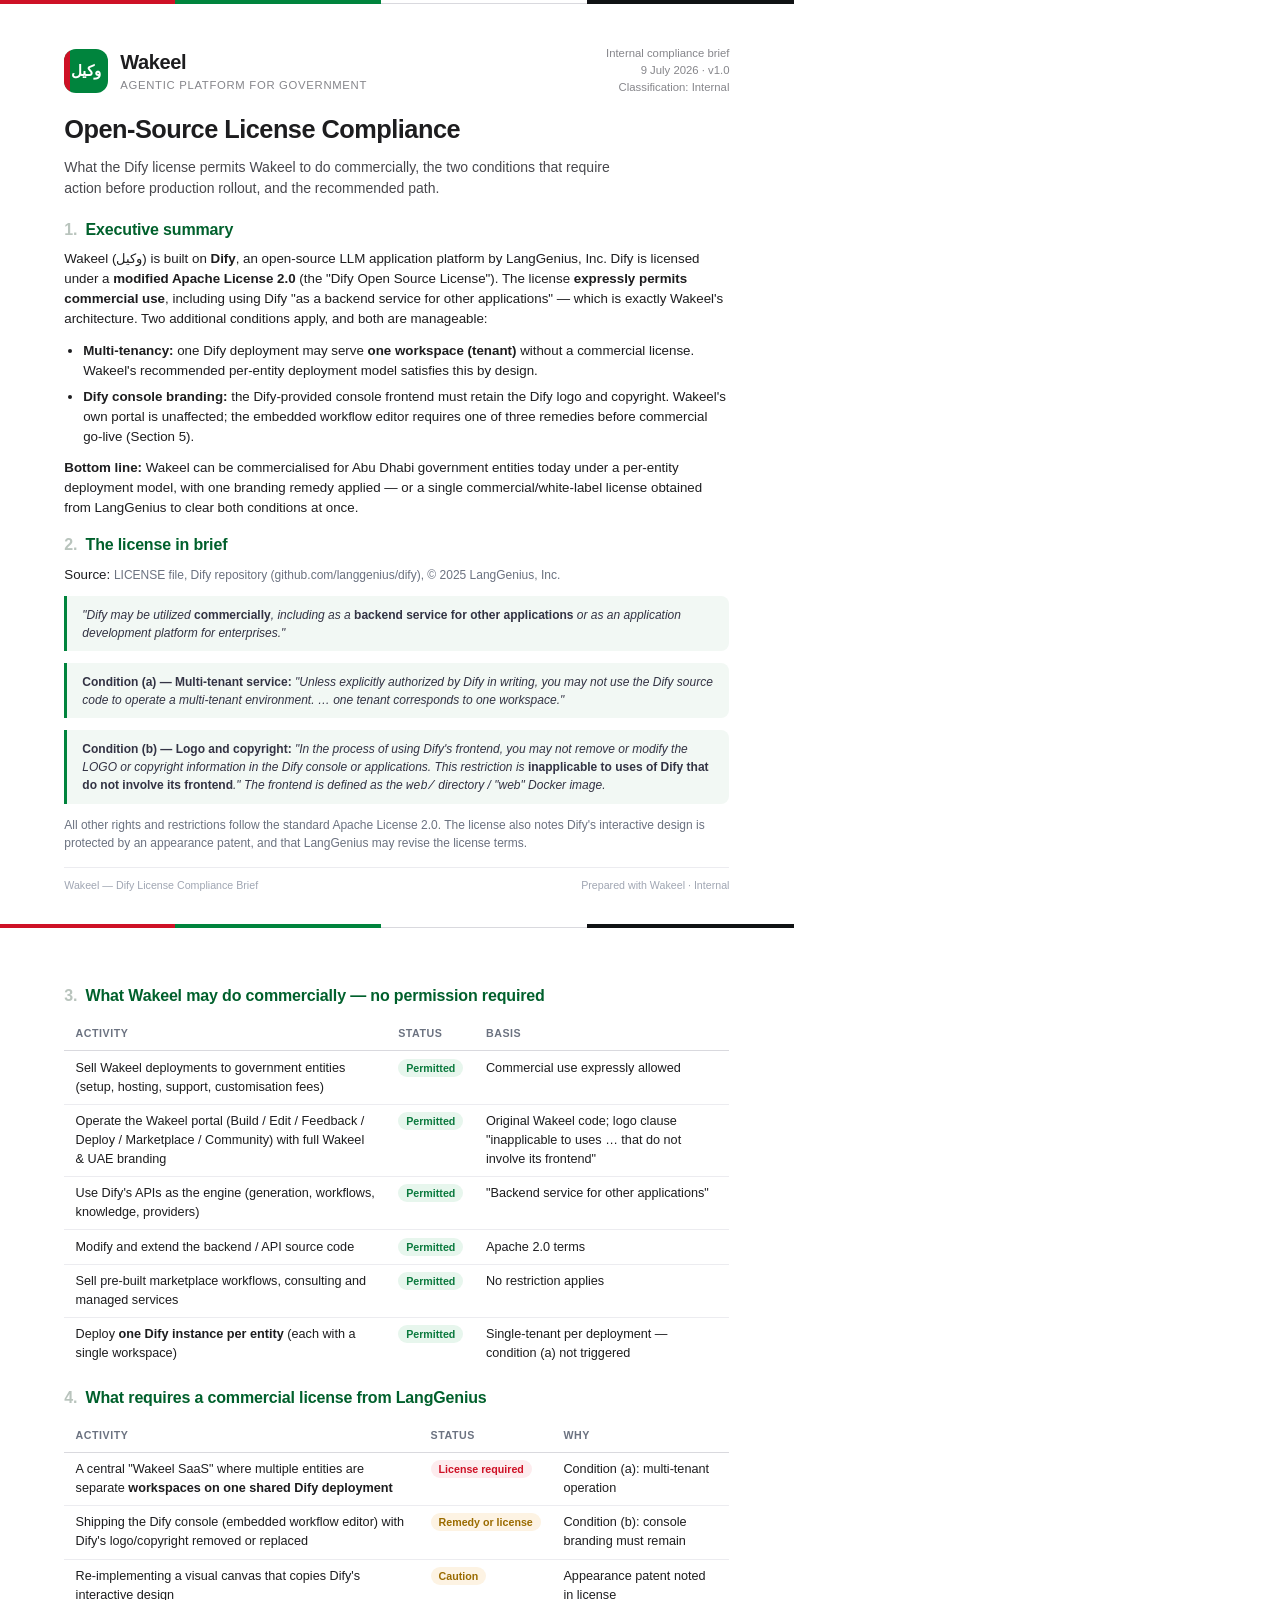
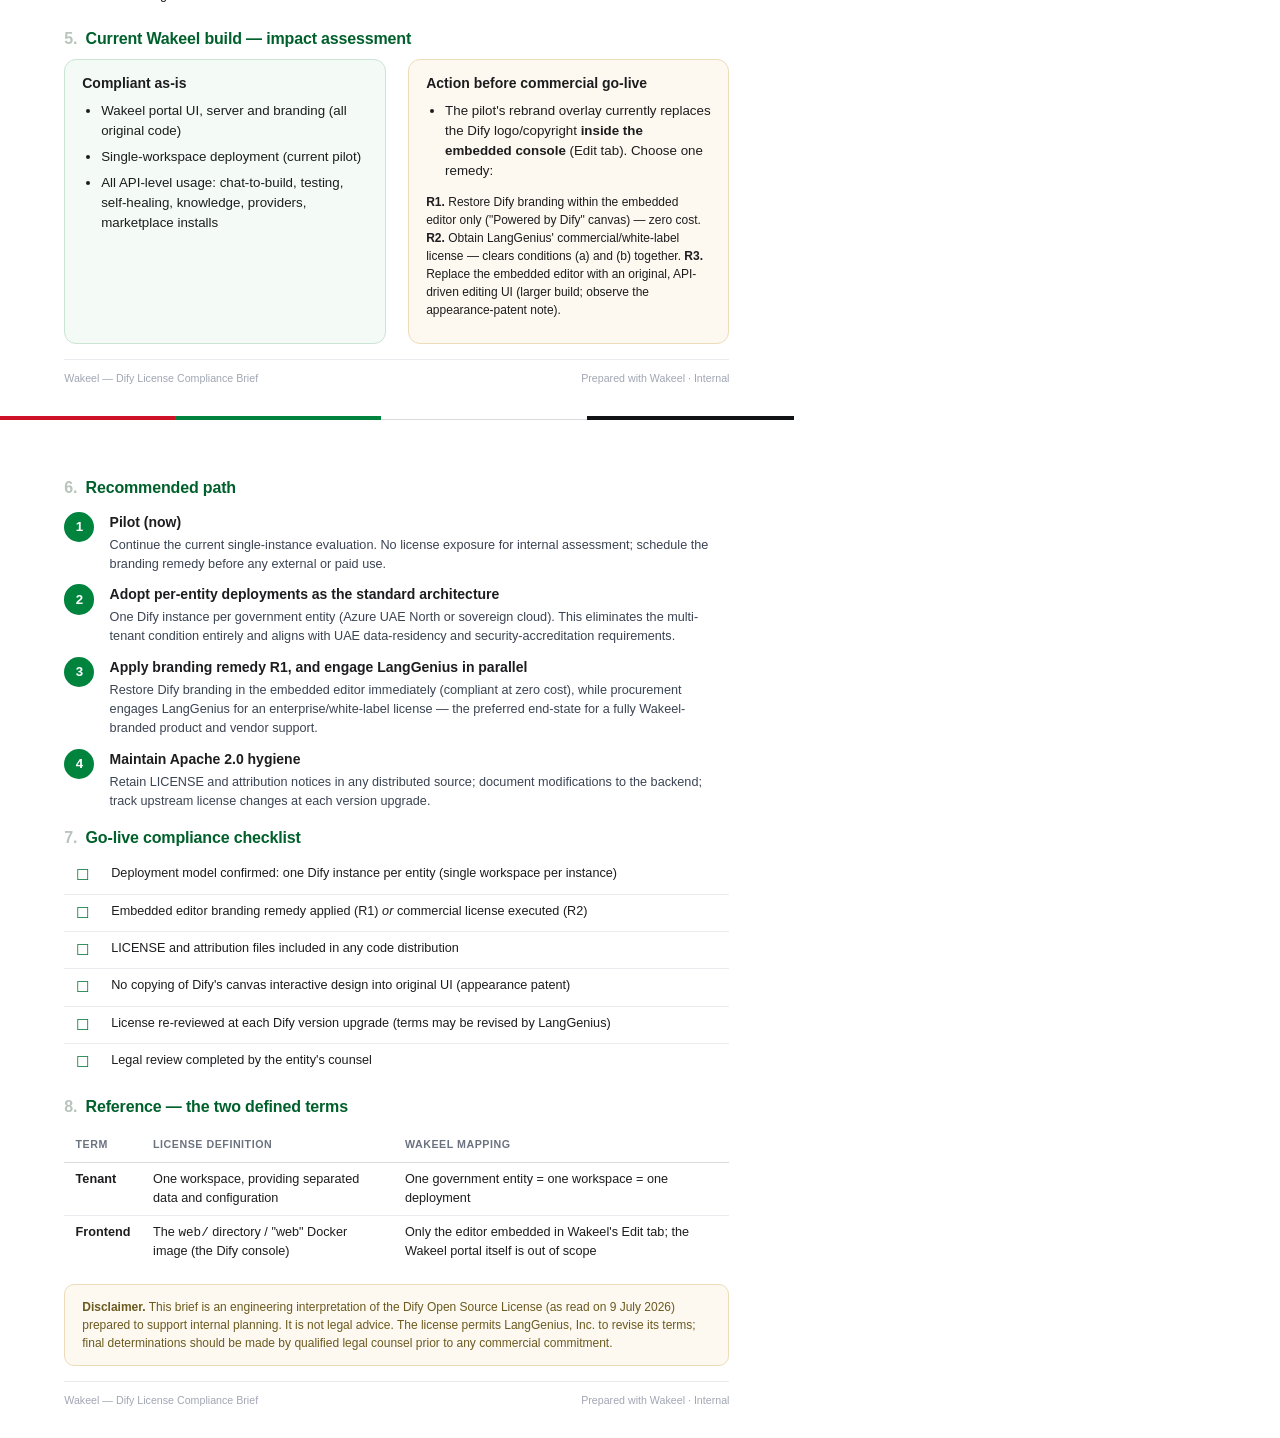
<file: wakeel/docs/wakeel-license.html>
<!doctype html>
<html lang="en">
<head>
<meta charset="utf-8" />
<title>Wakeel — Dify License Compliance Brief</title>
<style>
  @page { size: A4; margin: 0; }
  * { box-sizing: border-box; margin: 0; }
  html, body { font-family: -apple-system, BlinkMacSystemFont, "SF Pro Text", "Segoe UI", Roboto, sans-serif;
    color: #1d1d1f; font-size: 10pt; line-height: 1.5; }
  .page { width: 210mm; padding: 12mm 17mm 8mm; position: relative; page-break-after: always; }
  .page:last-child { page-break-after: auto; }

  .flag { position: absolute; top: 0; left: 0; right: 0; height: 4px; display: flex; }
  .flag .r { width: 22%; background: #CE1126; } .flag .g { flex: 1; background: #00843D; }
  .flag .w { flex: 1; background: #fff; border-bottom: 0.4pt solid #d9d9de; } .flag .b { flex: 1; background: #101214; }

  .head { display: flex; align-items: center; gap: 12px; margin-bottom: 4mm; }
  .mark { width: 44px; height: 44px; border-radius: 12px; background: #00843D; position: relative; overflow: hidden;
    display: flex; align-items: center; justify-content: center; }
  .mark::before { content: ""; position: absolute; left: 0; top: 0; bottom: 0; width: 6px; background: #CE1126; }
  .mark span { color: #fff; font-weight: 800; font-size: 15px; }
  .head .t1 { font-weight: 800; font-size: 15pt; letter-spacing: -0.02em; }
  .head .t2 { font-size: 8.5pt; color: #86868b; text-transform: uppercase; letter-spacing: 0.06em; }
  .doc-meta { margin-left: auto; text-align: right; font-size: 8.5pt; color: #86868b; }

  h1 { font-size: 19pt; font-weight: 800; letter-spacing: -0.02em; margin: 4mm 0 2mm; }
  .subtitle { color: #48484d; font-size: 10.5pt; margin-bottom: 5mm; max-width: 150mm; }
  h2 { font-size: 12pt; font-weight: 800; letter-spacing: -0.01em; margin: 4mm 0 2mm; color: #00602c; }
  h2 .n { color: #b9c4bd; margin-right: 4px; }
  p { margin-bottom: 3mm; }
  .small { font-size: 9pt; color: #6b7280; }

  .quote { border-left: 3px solid #00843D; background: #f2f8f4; padding: 2.6mm 4mm; border-radius: 0 8px 8px 0;
    font-size: 9pt; color: #334; margin: 2mm 0 3mm; font-style: italic; }
  .quote b { font-style: normal; }

  table { border-collapse: collapse; width: 100%; margin: 2mm 0 3.5mm; font-size: 9.5pt; }
  th { text-align: left; font-size: 8pt; text-transform: uppercase; letter-spacing: 0.05em; color: #6b7280;
    padding: 2.5mm 3mm; border-bottom: 1.2pt solid #d9d9de; }
  td { padding: 1.9mm 3mm; border-bottom: 0.5pt solid #ececf0; vertical-align: top; }
  tr:last-child td { border-bottom: 0; }

  .pill { display: inline-block; font-size: 8pt; font-weight: 700; border-radius: 20px; padding: 1px 8px; white-space: nowrap; }
  .ok { background: #e7f6ed; color: #0b7a3e; }
  .warn { background: #fdf3e3; color: #9a6b00; }
  .stop { background: #fdecee; color: #CE1126; }

  .grid2 { display: flex; gap: 6mm; }
  .card { flex: 1; border: 0.7pt solid #e2e6ec; border-radius: 12px; padding: 3.5mm 4.5mm; }
  .card h3 { font-size: 10.5pt; font-weight: 750; margin-bottom: 2mm; }
  .card.green { background: #f4faf6; border-color: #cbe4d4; }
  .card.amber { background: #fdf9f0; border-color: #ecdcb8; }
  ul { padding-left: 5mm; margin: 2mm 0 3mm; }
  li { margin-bottom: 1.6mm; }

  .steps { counter-reset: st; margin: 3mm 0; }
  .step { display: flex; gap: 4mm; margin-bottom: 2.8mm; }
  .step .num { counter-increment: st; flex: none; width: 8mm; height: 8mm; border-radius: 50%;
    background: #00843D; color: #fff; font-weight: 800; font-size: 10pt; display: flex; align-items: center; justify-content: center; }
  .step .num::before { content: counter(st); }
  .step h4 { font-size: 10.5pt; font-weight: 750; margin-bottom: 0.8mm; }
  .step p { margin-bottom: 0; font-size: 9.5pt; color: #3b4453; }

  .disclaimer { border: 0.7pt solid #ecdcb8; background: #fdf9f0; border-radius: 10px; padding: 3.5mm 4.5mm;
    font-size: 9pt; color: #6b5a1f; margin-top: 4mm; }
  .footer { margin-top: 4mm; display: flex; justify-content: space-between;
    font-size: 8pt; color: #a0a6b3; border-top: 0.5pt solid #ececf0; padding-top: 2.5mm; }
  .checklist td:first-child { width: 8mm; font-size: 11pt; color: #0b7a3e; }
</style>
</head>
<body>

<!-- PAGE 1 -->
<div class="page">
  <div class="flag"><i class="r"></i><i class="g"></i><i class="w"></i><i class="b"></i></div>
  <div class="head">
    <div class="mark"><span>وكيل</span></div>
    <div><div class="t1">Wakeel</div><div class="t2">Agentic Platform for Government</div></div>
    <div class="doc-meta">Internal compliance brief<br/>9 July 2026 · v1.0<br/>Classification: Internal</div>
  </div>

  <h1>Open-Source License Compliance</h1>
  <div class="subtitle">What the Dify license permits Wakeel to do commercially, the two conditions that require action before production rollout, and the recommended path.</div>

  <h2><span class="n">1.</span> Executive summary</h2>
  <p>Wakeel (وكيل) is built on <b>Dify</b>, an open-source LLM application platform by LangGenius, Inc. Dify is licensed under a <b>modified Apache License 2.0</b> (the "Dify Open Source License"). The license <b>expressly permits commercial use</b>, including using Dify "as a backend service for other applications" — which is exactly Wakeel's architecture. Two additional conditions apply, and both are manageable:</p>
  <ul>
    <li><b>Multi-tenancy:</b> one Dify deployment may serve <b>one workspace (tenant)</b> without a commercial license. Wakeel's recommended per-entity deployment model satisfies this by design.</li>
    <li><b>Dify console branding:</b> the Dify-provided console frontend must retain the Dify logo and copyright. Wakeel's own portal is unaffected; the embedded workflow editor requires one of three remedies before commercial go-live (Section 5).</li>
  </ul>
  <p><b>Bottom line:</b> Wakeel can be commercialised for Abu Dhabi government entities today under a per-entity deployment model, with one branding remedy applied — or a single commercial/white-label license obtained from LangGenius to clear both conditions at once.</p>

  <h2><span class="n">2.</span> The license in brief</h2>
  <p>Source: <span class="small">LICENSE file, Dify repository (github.com/langgenius/dify), © 2025 LangGenius, Inc.</span></p>
  <div class="quote">"Dify may be utilized <b>commercially</b>, including as a <b>backend service for other applications</b> or as an application development platform for enterprises."</div>
  <div class="quote"><b>Condition (a) — Multi-tenant service:</b> "Unless explicitly authorized by Dify in writing, you may not use the Dify source code to operate a multi-tenant environment. … one tenant corresponds to one workspace."</div>
  <div class="quote"><b>Condition (b) — Logo and copyright:</b> "In the process of using Dify's frontend, you may not remove or modify the LOGO or copyright information in the Dify console or applications. This restriction is <b>inapplicable to uses of Dify that do not involve its frontend</b>." The frontend is defined as the <code>web/</code> directory / "web" Docker image.</div>
  <p class="small">All other rights and restrictions follow the standard Apache License 2.0. The license also notes Dify's interactive design is protected by an appearance patent, and that LangGenius may revise the license terms.</p>

  <div class="footer"><span>Wakeel — Dify License Compliance Brief</span><span>Prepared with Wakeel · Internal</span></div>
</div>

<!-- PAGE 2 -->
<div class="page">
  <div class="flag"><i class="r"></i><i class="g"></i><i class="w"></i><i class="b"></i></div>

  <h2><span class="n">3.</span> What Wakeel may do commercially — no permission required</h2>
  <table>
    <tr><th>Activity</th><th>Status</th><th>Basis</th></tr>
    <tr><td>Sell Wakeel deployments to government entities (setup, hosting, support, customisation fees)</td>
        <td><span class="pill ok">Permitted</span></td><td>Commercial use expressly allowed</td></tr>
    <tr><td>Operate the Wakeel portal (Build / Edit / Feedback / Deploy / Marketplace / Community) with full Wakeel &amp; UAE branding</td>
        <td><span class="pill ok">Permitted</span></td><td>Original Wakeel code; logo clause "inapplicable to uses … that do not involve its frontend"</td></tr>
    <tr><td>Use Dify's APIs as the engine (generation, workflows, knowledge, providers)</td>
        <td><span class="pill ok">Permitted</span></td><td>"Backend service for other applications"</td></tr>
    <tr><td>Modify and extend the backend / API source code</td>
        <td><span class="pill ok">Permitted</span></td><td>Apache 2.0 terms</td></tr>
    <tr><td>Sell pre-built marketplace workflows, consulting and managed services</td>
        <td><span class="pill ok">Permitted</span></td><td>No restriction applies</td></tr>
    <tr><td>Deploy <b>one Dify instance per entity</b> (each with a single workspace)</td>
        <td><span class="pill ok">Permitted</span></td><td>Single-tenant per deployment — condition (a) not triggered</td></tr>
  </table>

  <h2><span class="n">4.</span> What requires a commercial license from LangGenius</h2>
  <table>
    <tr><th>Activity</th><th>Status</th><th>Why</th></tr>
    <tr><td>A central "Wakeel SaaS" where multiple entities are separate <b>workspaces on one shared Dify deployment</b></td>
        <td><span class="pill stop">License required</span></td><td>Condition (a): multi-tenant operation</td></tr>
    <tr><td>Shipping the Dify console (embedded workflow editor) with Dify's logo/copyright removed or replaced</td>
        <td><span class="pill warn">Remedy or license</span></td><td>Condition (b): console branding must remain</td></tr>
    <tr><td>Re-implementing a visual canvas that copies Dify's interactive design</td>
        <td><span class="pill warn">Caution</span></td><td>Appearance patent noted in license</td></tr>
  </table>

  <h2><span class="n">5.</span> Current Wakeel build — impact assessment</h2>
  <div class="grid2">
    <div class="card green">
      <h3>Compliant as-is</h3>
      <ul>
        <li>Wakeel portal UI, server and branding (all original code)</li>
        <li>Single-workspace deployment (current pilot)</li>
        <li>All API-level usage: chat-to-build, testing, self-healing, knowledge, providers, marketplace installs</li>
      </ul>
    </div>
    <div class="card amber">
      <h3>Action before commercial go-live</h3>
      <ul>
        <li>The pilot's rebrand overlay currently replaces the Dify logo/copyright <b>inside the embedded console</b> (Edit tab). Choose one remedy:</li>
      </ul>
      <p style="font-size:9pt"><b>R1.</b> Restore Dify branding within the embedded editor only ("Powered by Dify" canvas) — zero cost. <b>R2.</b> Obtain LangGenius' commercial/white-label license — clears conditions (a) and (b) together. <b>R3.</b> Replace the embedded editor with an original, API-driven editing UI (larger build; observe the appearance-patent note).</p>
    </div>
  </div>

  <div class="footer"><span>Wakeel — Dify License Compliance Brief</span><span>Prepared with Wakeel · Internal</span></div>
</div>

<!-- PAGE 3 -->
<div class="page">
  <div class="flag"><i class="r"></i><i class="g"></i><i class="w"></i><i class="b"></i></div>

  <h2><span class="n">6.</span> Recommended path</h2>
  <div class="steps">
    <div class="step"><div class="num"></div><div>
      <h4>Pilot (now)</h4><p>Continue the current single-instance evaluation. No license exposure for internal assessment; schedule the branding remedy before any external or paid use.</p></div></div>
    <div class="step"><div class="num"></div><div>
      <h4>Adopt per-entity deployments as the standard architecture</h4><p>One Dify instance per government entity (Azure UAE North or sovereign cloud). This eliminates the multi-tenant condition entirely and aligns with UAE data-residency and security-accreditation requirements.</p></div></div>
    <div class="step"><div class="num"></div><div>
      <h4>Apply branding remedy R1, and engage LangGenius in parallel</h4><p>Restore Dify branding in the embedded editor immediately (compliant at zero cost), while procurement engages LangGenius for an enterprise/white-label license — the preferred end-state for a fully Wakeel-branded product and vendor support.</p></div></div>
    <div class="step"><div class="num"></div><div>
      <h4>Maintain Apache 2.0 hygiene</h4><p>Retain LICENSE and attribution notices in any distributed source; document modifications to the backend; track upstream license changes at each version upgrade.</p></div></div>
  </div>

  <h2><span class="n">7.</span> Go-live compliance checklist</h2>
  <table class="checklist">
    <tr><td>☐</td><td>Deployment model confirmed: one Dify instance per entity (single workspace per instance)</td></tr>
    <tr><td>☐</td><td>Embedded editor branding remedy applied (R1) <i>or</i> commercial license executed (R2)</td></tr>
    <tr><td>☐</td><td>LICENSE and attribution files included in any code distribution</td></tr>
    <tr><td>☐</td><td>No copying of Dify's canvas interactive design into original UI (appearance patent)</td></tr>
    <tr><td>☐</td><td>License re-reviewed at each Dify version upgrade (terms may be revised by LangGenius)</td></tr>
    <tr><td>☐</td><td>Legal review completed by the entity's counsel</td></tr>
  </table>

  <h2><span class="n">8.</span> Reference — the two defined terms</h2>
  <table>
    <tr><th>Term</th><th>License definition</th><th>Wakeel mapping</th></tr>
    <tr><td><b>Tenant</b></td><td>One workspace, providing separated data and configuration</td><td>One government entity = one workspace = one deployment</td></tr>
    <tr><td><b>Frontend</b></td><td>The <code>web/</code> directory / "web" Docker image (the Dify console)</td><td>Only the editor embedded in Wakeel's Edit tab; the Wakeel portal itself is out of scope</td></tr>
  </table>

  <div class="disclaimer"><b>Disclaimer.</b> This brief is an engineering interpretation of the Dify Open Source License (as read on 9 July 2026) prepared to support internal planning. It is not legal advice. The license permits LangGenius, Inc. to revise its terms; final determinations should be made by qualified legal counsel prior to any commercial commitment.</div>

  <div class="footer"><span>Wakeel — Dify License Compliance Brief</span><span>Prepared with Wakeel · Internal</span></div>
</div>

</body>
</html>
</file>
